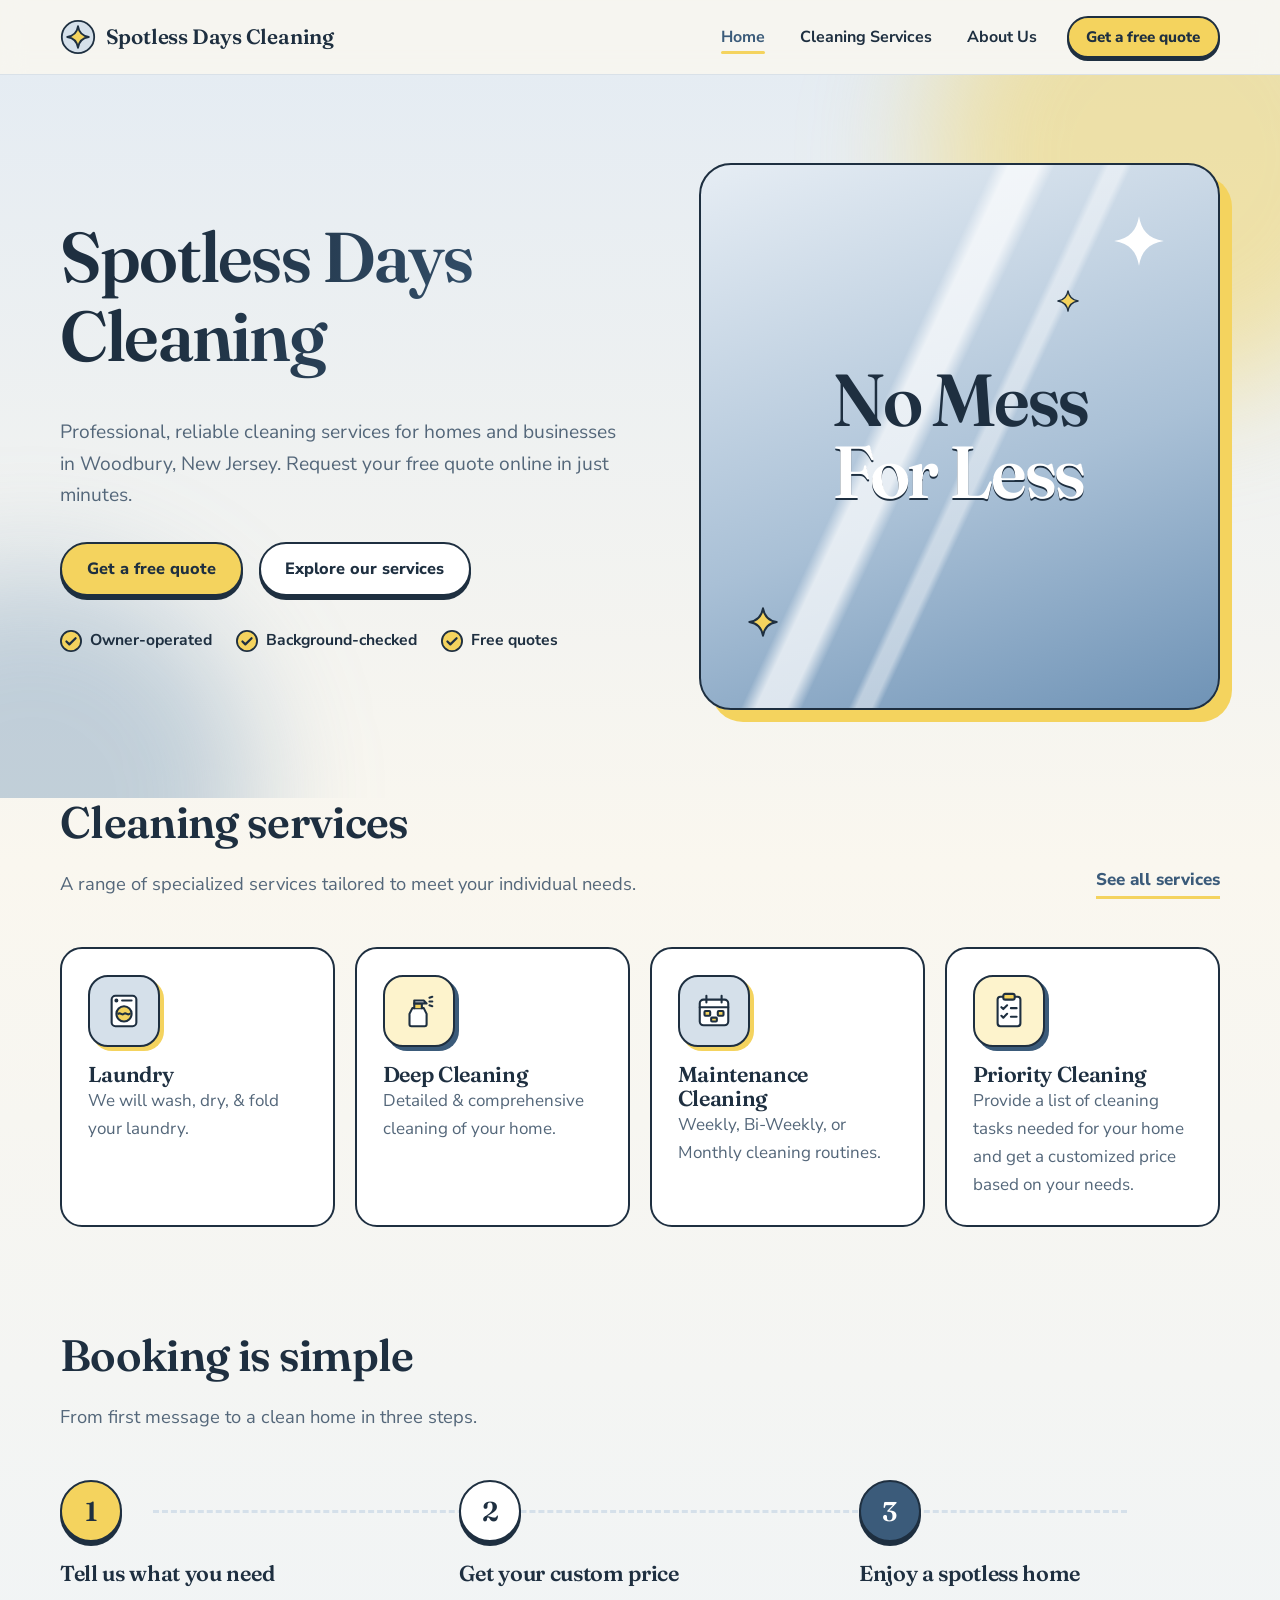
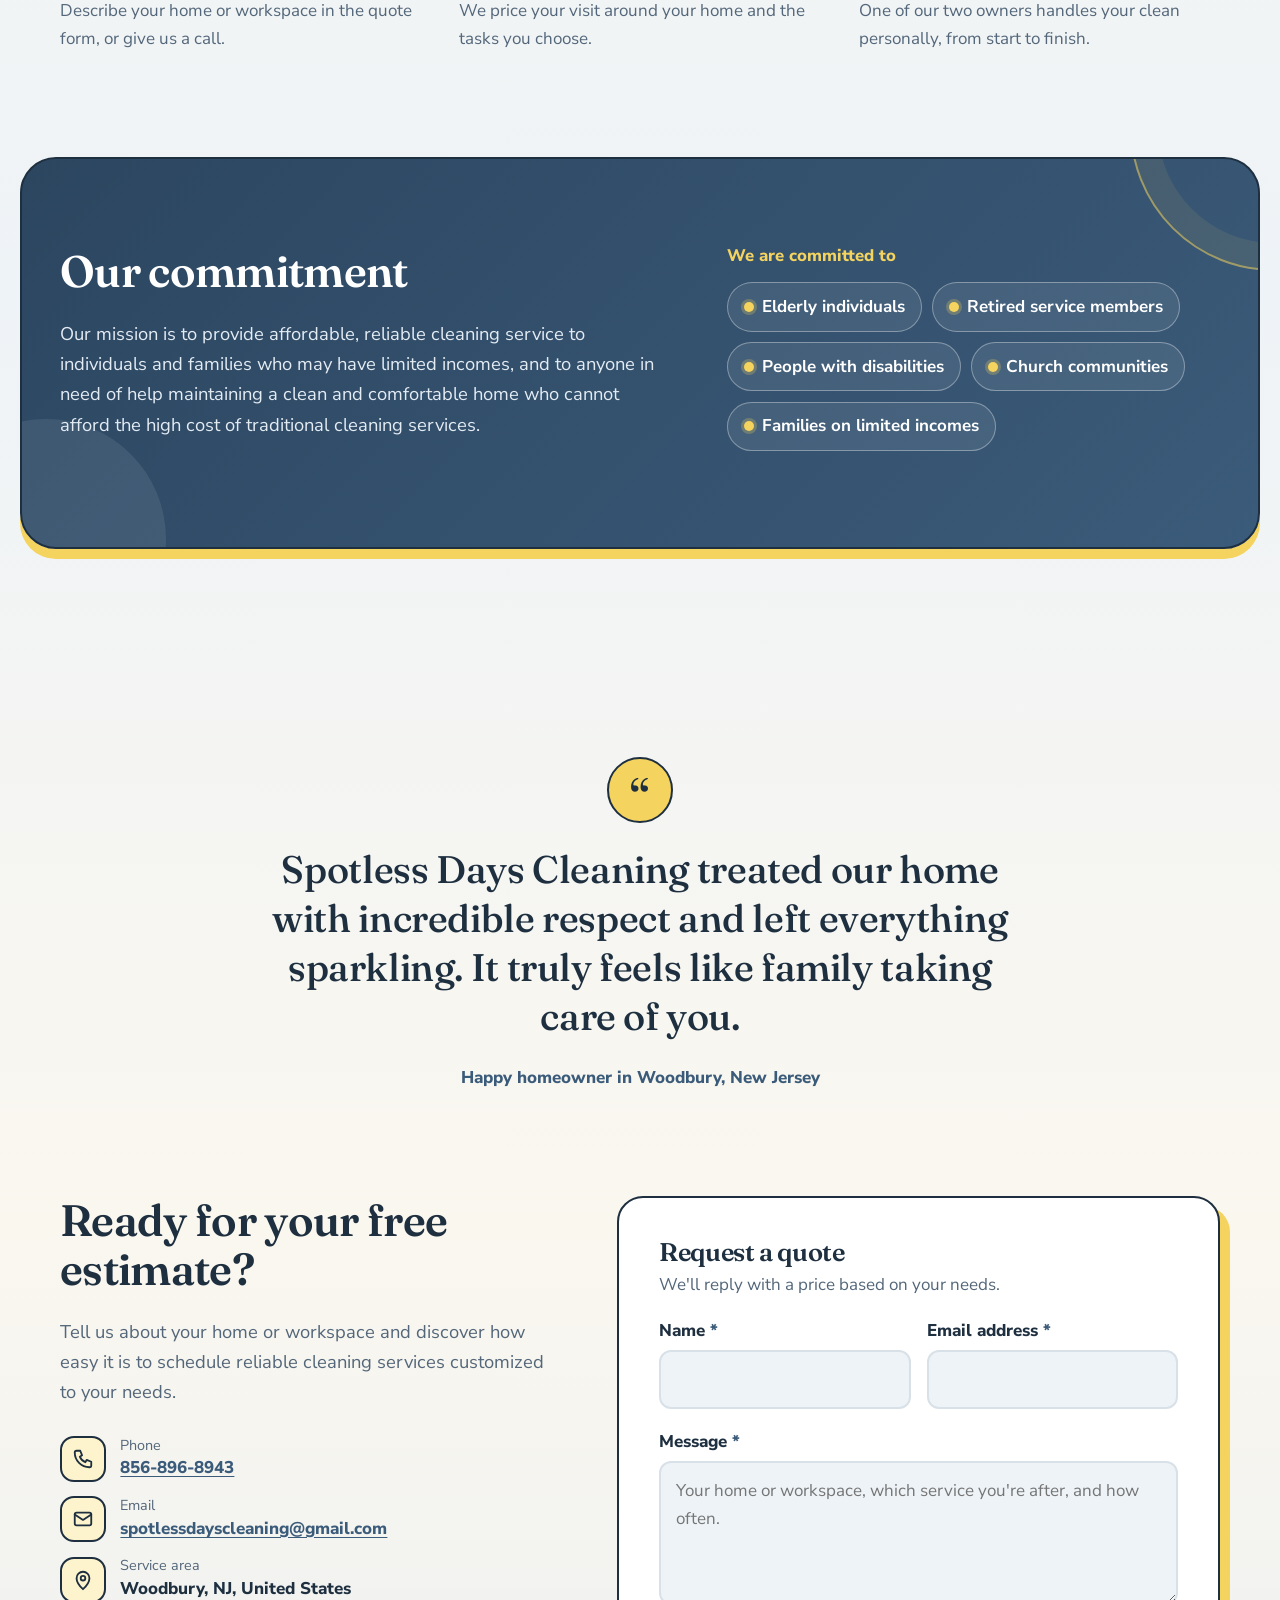
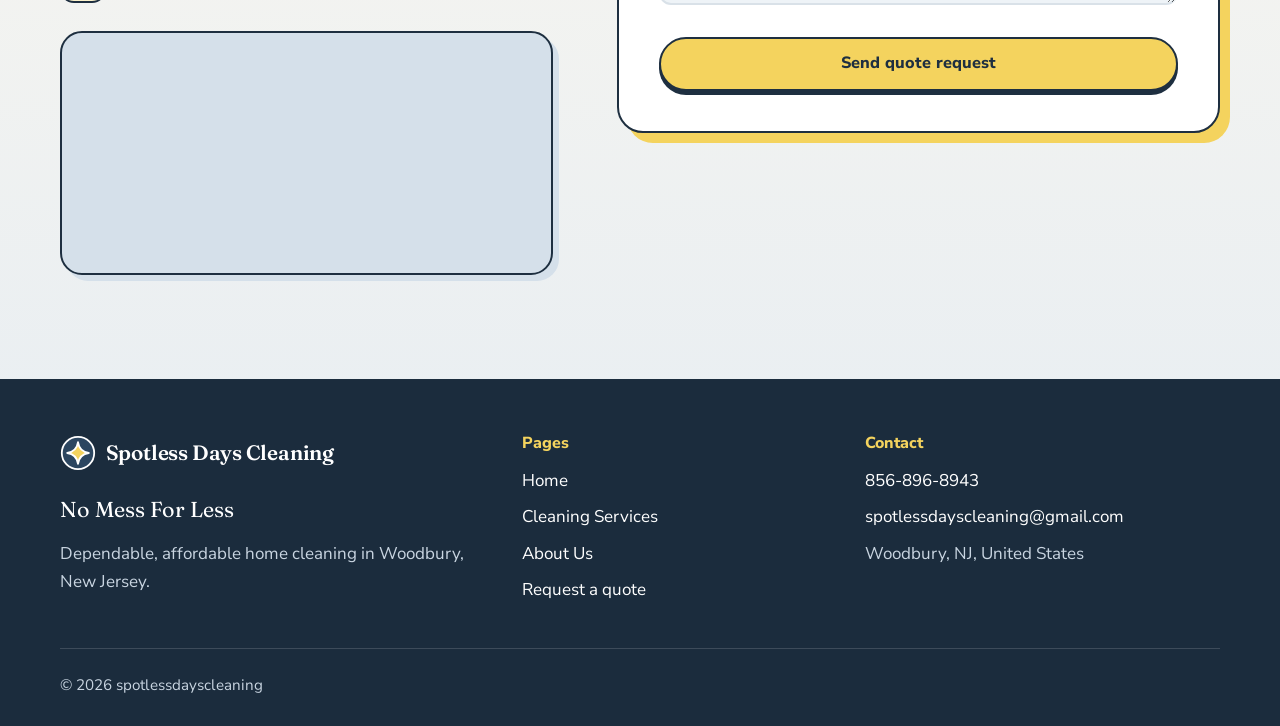
<file: index.html>
<!DOCTYPE html>
<html lang="en">
<head>
  <meta charset="utf-8">
  <meta name="viewport" content="width=device-width, initial-scale=1">
  <title>Spotless Days Cleaning | No Mess For Less | Woodbury, NJ</title>
  <meta name="description" content="Professional, reliable cleaning services for homes and businesses in Woodbury, New Jersey. Request your free quote online in just minutes.">
  <meta name="theme-color" content="#faf7ef">
  <link rel="preconnect" href="https://fonts.googleapis.com">
  <link rel="preconnect" href="https://fonts.gstatic.com" crossorigin>
  <link href="https://fonts.googleapis.com/css2?family=Fraunces:opsz,wght@9..144,500;9..144,600&family=Nunito+Sans:opsz,wght@6..12,400;6..12,700;6..12,800&display=swap" rel="stylesheet">
  <link rel="stylesheet" href="styles.css">
  <link rel="icon" href="favicon.svg" type="image/svg+xml">
</head>
<body>
  <a class="skip" href="#main">Skip to content</a>

  <header class="site-header">
    <div class="wrap">
      <a class="brand" href="index.html">
        <svg viewBox="0 0 40 40" aria-hidden="true"><circle cx="20" cy="20" r="18" fill="#d5e0ea" stroke="#1e2f40" stroke-width="2"/><path d="M20 8c1 7 5 11 12 12-7 1-11 5-12 12-1-7-5-11-12-12 7-1 11-5 12-12z" fill="#f4d35e" stroke="#1e2f40" stroke-width="2" stroke-linejoin="round"/></svg>
        Spotless Days Cleaning
      </a>
      <button class="nav-toggle" type="button" aria-controls="site-nav" aria-expanded="false" aria-label="Menu"><span></span></button>
      <nav class="site-nav" id="site-nav" aria-label="Main">
        <ul>
          <li><a href="index.html" aria-current="page">Home</a></li>
          <li><a href="services.html">Cleaning Services</a></li>
          <li><a href="about.html">About Us</a></li>
          <li class="nav-cta"><a class="btn btn-sm" href="index.html#quote">Get a free quote</a></li>
        </ul>
      </nav>
    </div>
  </header>

  <main id="main">
    <section class="hero">
      <div class="wrap">
        <div class="hero-copy">
          <h1>Spotless Days Cleaning</h1>
          <p class="hero-lede">Professional, reliable cleaning services for homes and businesses in Woodbury, New Jersey. Request your free quote online in just minutes.</p>
          <div class="btn-row">
            <a class="btn" href="#quote">Get a free quote</a>
            <a class="btn btn-white" href="services.html">Explore our services</a>
          </div>
          <ul class="trust">
            <li><svg viewBox="0 0 24 24" aria-hidden="true"><circle cx="12" cy="12" r="11" fill="#f4d35e" stroke="#1e2f40" stroke-width="2"/><path d="M7 12.5l3.2 3.2L17 9" fill="none" stroke="#1e2f40" stroke-width="2.4" stroke-linecap="round" stroke-linejoin="round"/></svg> Owner-operated</li>
            <li><svg viewBox="0 0 24 24" aria-hidden="true"><circle cx="12" cy="12" r="11" fill="#f4d35e" stroke="#1e2f40" stroke-width="2"/><path d="M7 12.5l3.2 3.2L17 9" fill="none" stroke="#1e2f40" stroke-width="2.4" stroke-linecap="round" stroke-linejoin="round"/></svg> Background-checked</li>
            <li><svg viewBox="0 0 24 24" aria-hidden="true"><circle cx="12" cy="12" r="11" fill="#f4d35e" stroke="#1e2f40" stroke-width="2"/><path d="M7 12.5l3.2 3.2L17 9" fill="none" stroke="#1e2f40" stroke-width="2.4" stroke-linecap="round" stroke-linejoin="round"/></svg> Free quotes</li>
          </ul>
        </div>

        <div class="pane">
          <svg class="glint g1" viewBox="0 0 24 24" aria-hidden="true" fill="currentColor"><path d="M12 1c1 6 4 10 11 11-7 1-10 5-11 11-1-6-4-10-11-11 7-1 10-5 11-11z"/></svg>
          <svg class="glint g2" viewBox="0 0 24 24" aria-hidden="true" fill="currentColor" stroke="#1e2f40" stroke-width="1.5" stroke-linejoin="round"><path d="M12 1c1 6 4 10 11 11-7 1-10 5-11 11-1-6-4-10-11-11 7-1 10-5 11-11z"/></svg>
          <svg class="glint g3" viewBox="0 0 24 24" aria-hidden="true" fill="currentColor" stroke="#1e2f40" stroke-width="1.5" stroke-linejoin="round"><path d="M12 1c1 6 4 10 11 11-7 1-10 5-11 11-1-6-4-10-11-11 7-1 10-5 11-11z"/></svg>
          <p class="pane-tagline"><span>No Mess</span><span>For Less</span></p>
          <div class="pane-fog" aria-hidden="true"></div>
          <div class="pane-blade" aria-hidden="true"></div>
        </div>
      </div>
    </section>

    <section class="section section-tight" id="services">
      <div class="wrap">
        <div class="section-head split-head" data-reveal>
          <div>
            <h2>Cleaning services</h2>
            <p>A range of specialized services tailored to meet your individual needs.</p>
          </div>
          <a class="text-link" href="services.html">See all services</a>
        </div>
        <ul class="service-grid" data-reveal-group>
          <li><a class="service-card" href="services.html">
            <span class="icon-tile"><svg viewBox="0 0 40 40" fill="none" stroke="#1e2f40" stroke-width="2.2" stroke-linecap="round" stroke-linejoin="round" aria-hidden="true"><rect x="7" y="4" width="26" height="32" rx="4" fill="#fff"/><circle cx="20" cy="23" r="8" fill="#f4d35e"/><path d="M14 23c2-2 4 2 6 0s4 2 6 0"/><circle cx="12" cy="9" r="1" fill="#1e2f40"/><path d="M18 9h10"/></svg></span>
            <span><h3>Laundry</h3><p>We will wash, dry, &amp; fold your laundry.</p></span>
          </a></li>
          <li><a class="service-card" href="services.html">
            <span class="icon-tile"><svg viewBox="0 0 40 40" fill="none" stroke="#1e2f40" stroke-width="2.2" stroke-linecap="round" stroke-linejoin="round" aria-hidden="true"><path d="M13 17h12l3 6v11a2 2 0 0 1-2 2H12a2 2 0 0 1-2-2V23l3-6z" fill="#fff"/><path d="M15 17v-5h8v5" fill="#f4d35e"/><path d="M15 9h10l3 3H15z" fill="#fff"/><path d="M31 6l3-1M31 10h3M31 14l3 1"/></svg></span>
            <span><h3>Deep Cleaning</h3><p>Detailed &amp; comprehensive cleaning of your home.</p></span>
          </a></li>
          <li><a class="service-card" href="services.html">
            <span class="icon-tile"><svg viewBox="0 0 40 40" fill="none" stroke="#1e2f40" stroke-width="2.2" stroke-linecap="round" stroke-linejoin="round" aria-hidden="true"><rect x="5" y="8" width="30" height="27" rx="4" fill="#fff"/><path d="M5 16h30"/><path d="M12 4v7M28 4v7"/><rect x="10" y="20" width="6" height="5" rx="1" fill="#f4d35e"/><rect x="24" y="20" width="6" height="5" rx="1" fill="#f4d35e"/><rect x="17" y="27" width="6" height="4" rx="1" fill="#f4d35e"/></svg></span>
            <span><h3>Maintenance Cleaning</h3><p>Weekly, Bi-Weekly, or Monthly cleaning routines.</p></span>
          </a></li>
          <li><a class="service-card" href="services.html">
            <span class="icon-tile"><svg viewBox="0 0 40 40" fill="none" stroke="#1e2f40" stroke-width="2.2" stroke-linecap="round" stroke-linejoin="round" aria-hidden="true"><rect x="8" y="5" width="24" height="31" rx="3" fill="#fff"/><rect x="14" y="2" width="12" height="6" rx="2" fill="#f4d35e"/><path d="M12 16l2 2 4-4M12 25l2 2 4-4M22 17h6M22 26h6"/></svg></span>
            <span><h3>Priority Cleaning</h3><p>Provide a list of cleaning tasks needed for your home and get a customized price based on your needs.</p></span>
          </a></li>
        </ul>
      </div>
    </section>

    <section class="section section-tight">
      <div class="wrap">
        <div class="section-head" data-reveal>
          <h2>Booking is simple</h2>
          <p>From first message to a clean home in three steps.</p>
        </div>
        <ol class="steps" data-reveal-group>
          <li><h3>Tell us what you need</h3><p>Describe your home or workspace in the quote form, or give us a call.</p></li>
          <li><h3>Get your custom price</h3><p>We price your visit around your home and the tasks you choose.</p></li>
          <li><h3>Enjoy a spotless home</h3><p>One of our two owners handles your clean personally, from start to finish.</p></li>
        </ol>
      </div>
    </section>

    <section class="section section-tight">
      <div class="band">
        <div class="wrap commitment">
          <div data-reveal>
            <h2>Our commitment</h2>
            <p>Our mission is to provide affordable, reliable cleaning service to individuals and families who may have limited incomes, and to anyone in need of help maintaining a clean and comfortable home who cannot afford the high cost of traditional cleaning services.</p>
          </div>
          <div data-reveal>
            <h3>We are committed to</h3>
            <ul class="chips">
              <li>Elderly individuals</li>
              <li>Retired service members</li>
              <li>People with disabilities</li>
              <li>Church communities</li>
              <li>Families on limited incomes</li>
            </ul>
          </div>
        </div>
      </div>
    </section>

    <section class="section">
      <div class="wrap">
        <figure class="testimonial" data-reveal>
          <div class="mark" aria-hidden="true">&ldquo;</div>
          <blockquote>Spotless Days Cleaning treated our home with incredible respect and left everything sparkling. It truly feels like family taking care of you.</blockquote>
          <figcaption>Happy homeowner in Woodbury, New Jersey</figcaption>
        </figure>
      </div>
    </section>

    <section class="section section-tight" id="quote">
      <div class="wrap quote-grid">
        <div data-reveal>
          <h2>Ready for your free estimate?</h2>
          <p class="lede">Tell us about your home or workspace and discover how easy it is to schedule reliable cleaning services customized to your needs.</p>
          <ul class="contact-list">
            <li><span class="ci"><svg viewBox="0 0 24 24" fill="none" stroke="#1e2f40" stroke-width="2" stroke-linecap="round" stroke-linejoin="round" aria-hidden="true"><path d="M5 3h4l2 5-2.5 1.5a11 11 0 0 0 6 6L16 13l5 2v4a2 2 0 0 1-2 2A16 16 0 0 1 3 5a2 2 0 0 1 2-2z"/></svg></span><span><span class="k">Phone</span><a href="tel:+18568968943">856-896-8943</a></span></li>
            <li><span class="ci"><svg viewBox="0 0 24 24" fill="none" stroke="#1e2f40" stroke-width="2" stroke-linecap="round" stroke-linejoin="round" aria-hidden="true"><rect x="3" y="5" width="18" height="14" rx="2"/><path d="M3 7l9 6 9-6"/></svg></span><span><span class="k">Email</span><a href="mailto:spotlessdayscleaning@gmail.com">spotlessdayscleaning@gmail.com</a></span></li>
            <li><span class="ci"><svg viewBox="0 0 24 24" fill="none" stroke="#1e2f40" stroke-width="2" stroke-linecap="round" stroke-linejoin="round" aria-hidden="true"><path d="M12 22s7-6.5 7-12a7 7 0 0 0-14 0c0 5.5 7 12 7 12z"/><circle cx="12" cy="10" r="2.5"/></svg></span><span><span class="k">Service area</span><strong>Woodbury, NJ, United States</strong></span></li>
          </ul>
          <div class="map">
            <iframe title="Map of Woodbury, New Jersey" loading="lazy" src="https://www.openstreetmap.org/export/embed.html?bbox=-75.1780%2C39.8250%2C-75.1280%2C39.8520&amp;layer=mapnik&amp;marker=39.8382%2C-75.1527"></iframe>
          </div>
        </div>

        <div class="form-card" data-reveal>
          <h3>Request a quote</h3>
          <p>We'll reply with a price based on your needs.</p>
          <form id="quote-form" novalidate>
            <div class="field-row">
              <div class="field">
                <label for="name">Name <span class="req" aria-hidden="true">*</span></label>
                <input id="name" name="name" type="text" autocomplete="name" required>
                <p class="error">Enter your name.</p>
              </div>
              <div class="field">
                <label for="email">Email address <span class="req" aria-hidden="true">*</span></label>
                <input id="email" name="email" type="email" autocomplete="email" required>
                <p class="error">Enter an email address we can reply to.</p>
              </div>
            </div>
            <div class="field">
              <label for="message">Message <span class="req" aria-hidden="true">*</span></label>
              <textarea id="message" name="message" placeholder="Your home or workspace, which service you're after, and how often." required></textarea>
              <p class="error">Tell us a little about what you need cleaned.</p>
            </div>
            <button class="btn" type="submit">Send quote request</button>
            <p class="form-status" id="form-status" tabindex="-1" hidden>Your email app should now be open with your request ready to send. If it didn't open, email us at <a href="mailto:spotlessdayscleaning@gmail.com">spotlessdayscleaning@gmail.com</a> or call <a href="tel:+18568968943">856-896-8943</a>.</p>
          </form>
        </div>
      </div>
    </section>
  </main>

  <footer class="site-footer">
    <div class="wrap">
      <div class="footer-grid">
        <div>
          <a class="brand" href="index.html"><svg viewBox="0 0 40 40" aria-hidden="true"><circle cx="20" cy="20" r="18" fill="#2c4660" stroke="#fff" stroke-width="2"/><path d="M20 8c1 7 5 11 12 12-7 1-11 5-12 12-1-7-5-11-12-12 7-1 11-5 12-12z" fill="#f4d35e" stroke="#fff" stroke-width="2" stroke-linejoin="round"/></svg> Spotless Days Cleaning</a>
          <p class="footer-tag">No Mess For Less</p>
          <p>Dependable, affordable home cleaning in Woodbury, New Jersey.</p>
        </div>
        <div>
          <h2>Pages</h2>
          <ul>
            <li><a href="index.html">Home</a></li>
            <li><a href="services.html">Cleaning Services</a></li>
            <li><a href="about.html">About Us</a></li>
            <li><a href="index.html#quote">Request a quote</a></li>
          </ul>
        </div>
        <div>
          <h2>Contact</h2>
          <ul>
            <li><a href="tel:+18568968943">856-896-8943</a></li>
            <li><a href="mailto:spotlessdayscleaning@gmail.com">spotlessdayscleaning@gmail.com</a></li>
            <li>Woodbury, NJ, United States</li>
          </ul>
        </div>
      </div>
      <div class="footer-base">
        <p>&copy; <span id="year">2026</span> spotlessdayscleaning</p>
      </div>
    </div>
  </footer>

  <script src="main.js" defer></script>
</body>
</html>
</file>
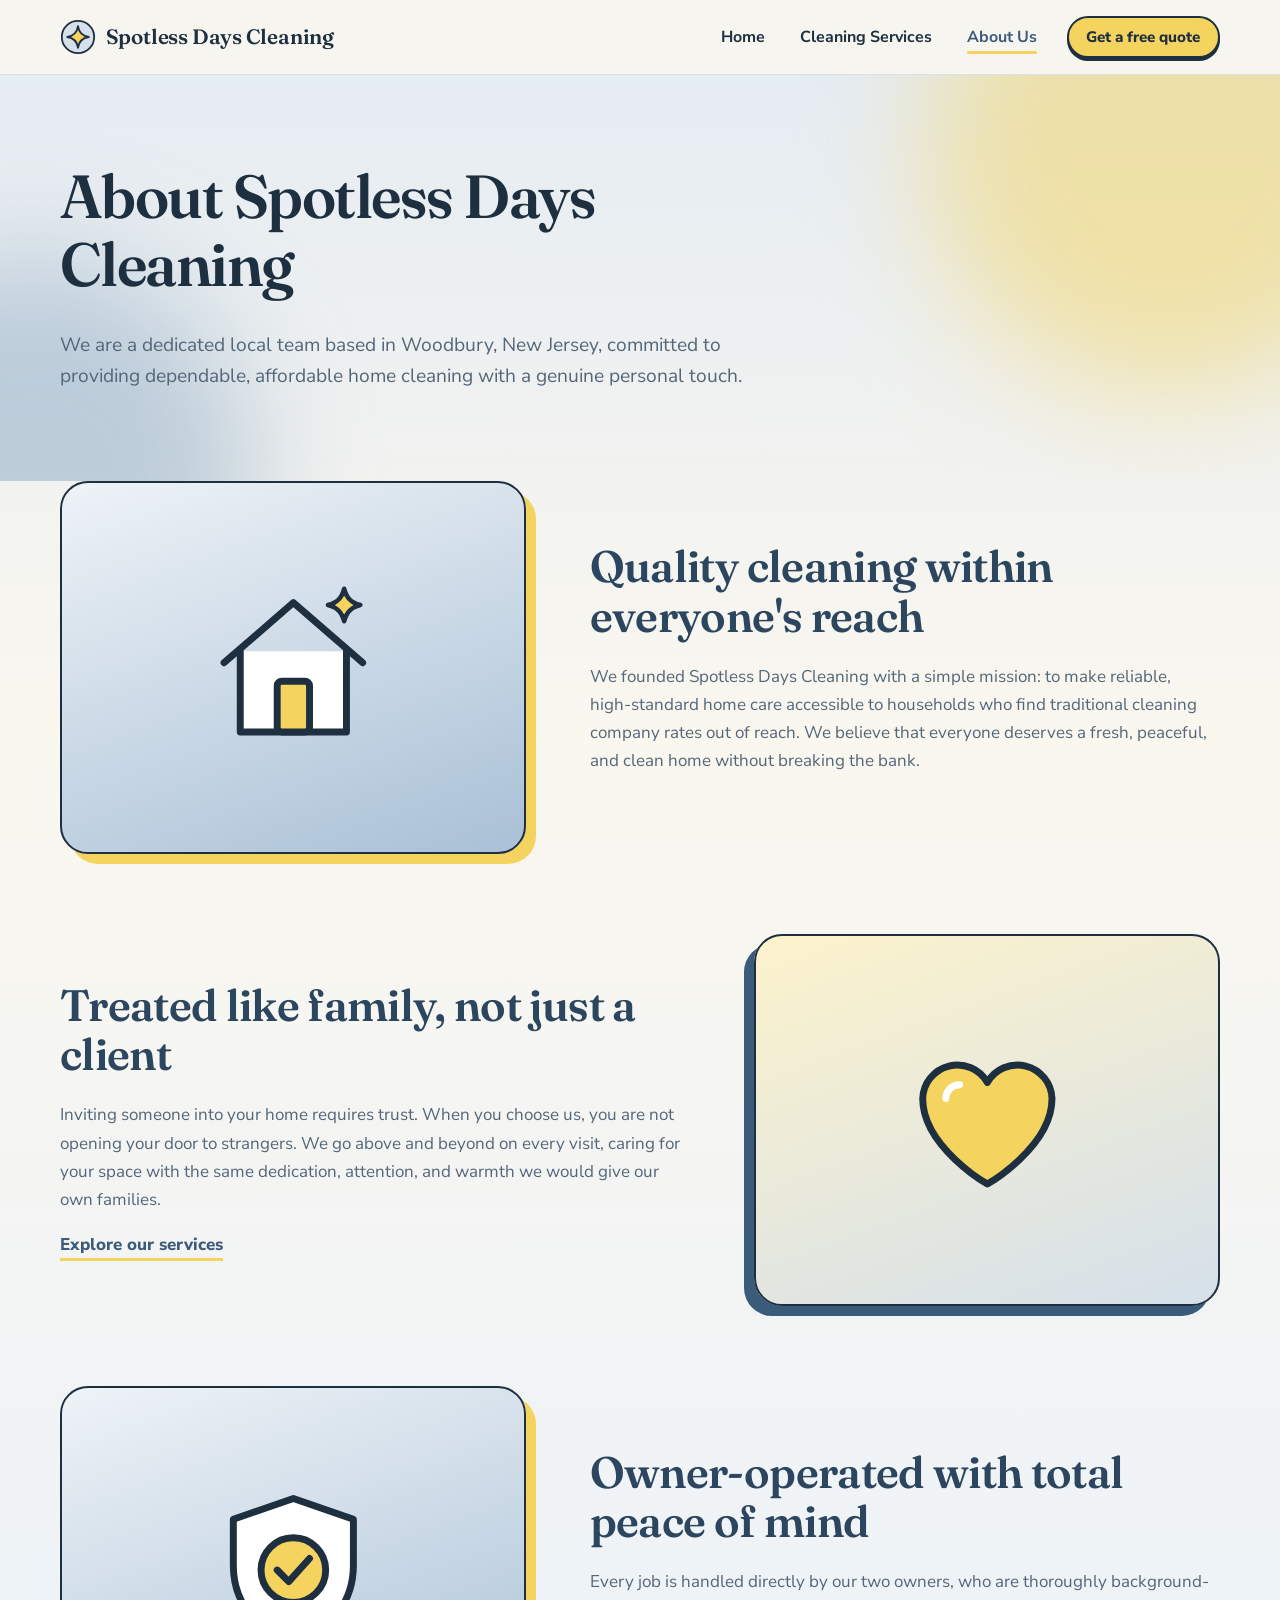
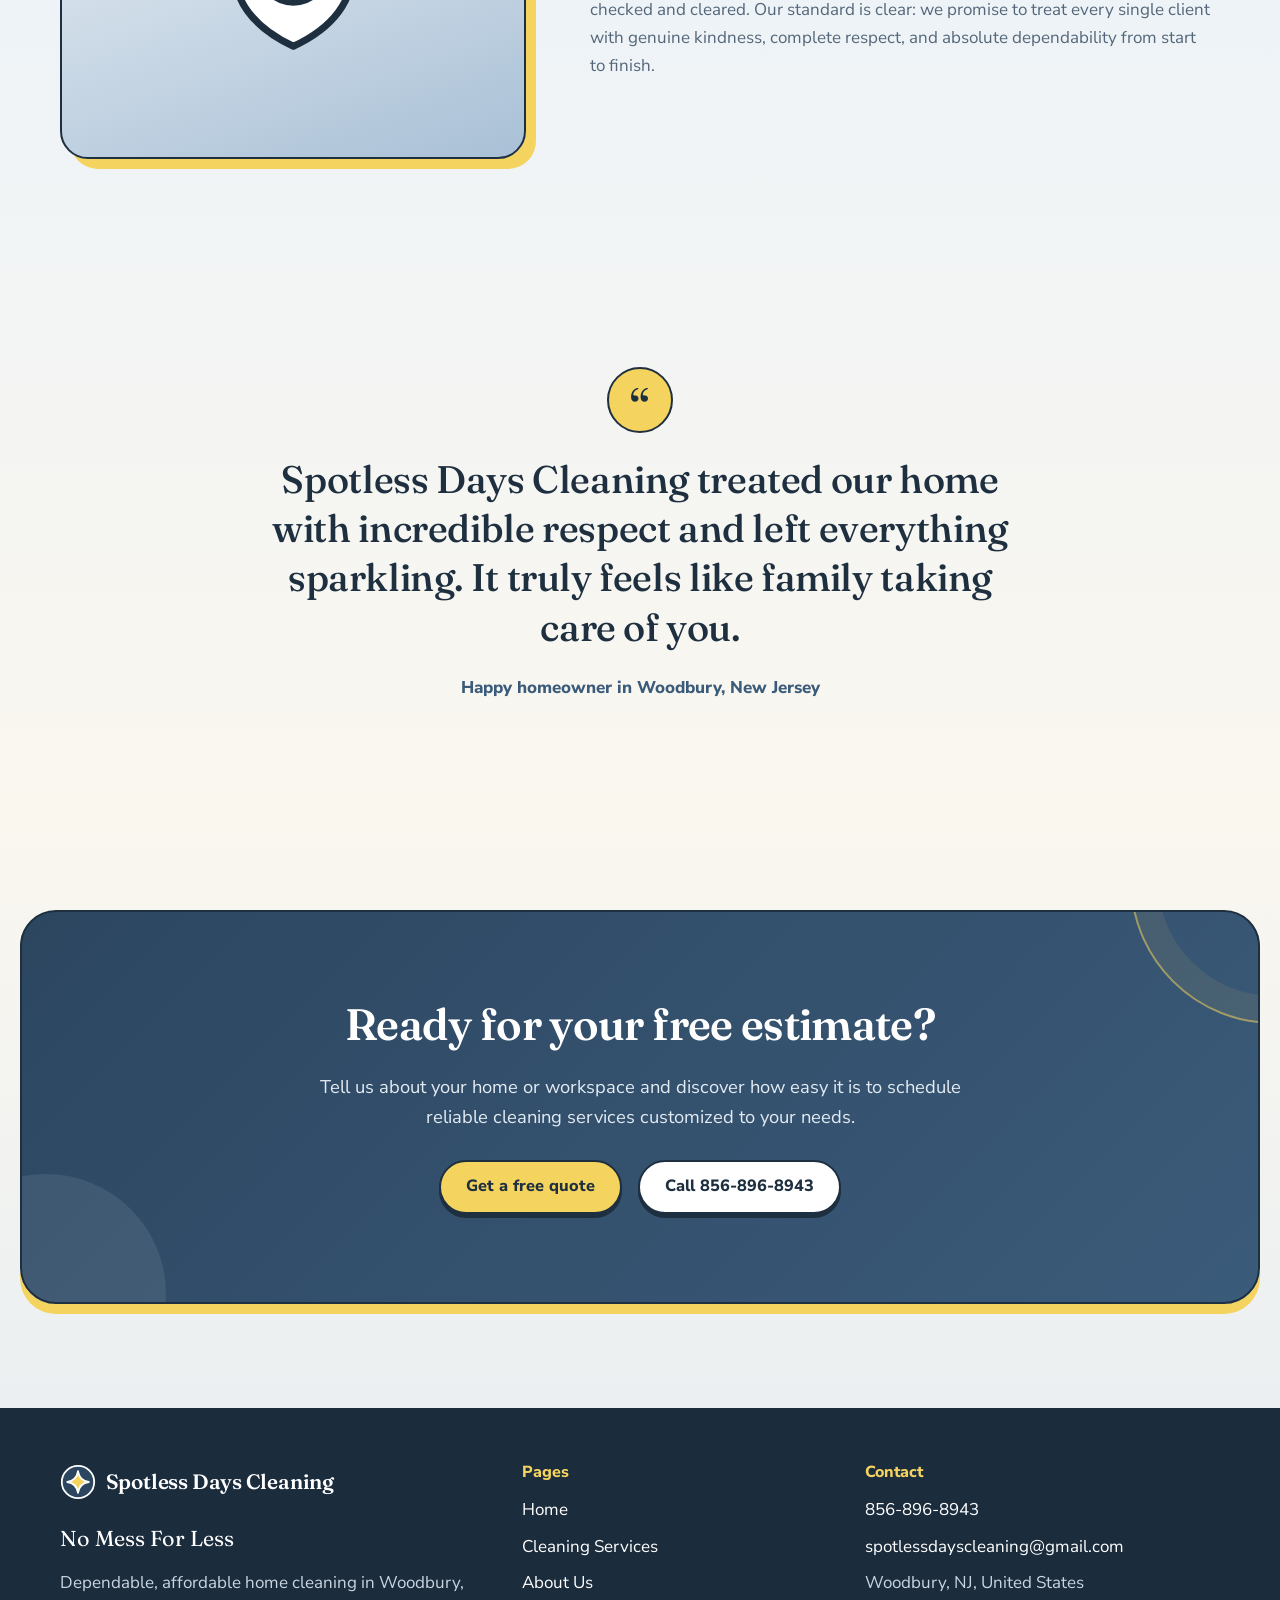
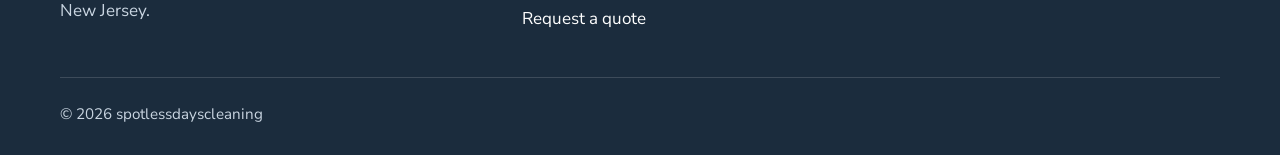
<file: about.html>
<!DOCTYPE html>
<html lang="en">
<head>
  <meta charset="utf-8">
  <meta name="viewport" content="width=device-width, initial-scale=1">
  <title>About Us | Spotless Days Cleaning</title>
  <meta name="description" content="A dedicated local team based in Woodbury, New Jersey, committed to dependable, affordable home cleaning with a genuine personal touch.">
  <meta name="theme-color" content="#faf7ef">
  <link rel="preconnect" href="https://fonts.googleapis.com">
  <link rel="preconnect" href="https://fonts.gstatic.com" crossorigin>
  <link href="https://fonts.googleapis.com/css2?family=Fraunces:opsz,wght@9..144,500;9..144,600&family=Nunito+Sans:opsz,wght@6..12,400;6..12,700;6..12,800&display=swap" rel="stylesheet">
  <link rel="stylesheet" href="styles.css">
  <link rel="icon" href="favicon.svg" type="image/svg+xml">
</head>
<body>
  <a class="skip" href="#main">Skip to content</a>

  <header class="site-header">
    <div class="wrap">
      <a class="brand" href="index.html">
        <svg viewBox="0 0 40 40" aria-hidden="true"><circle cx="20" cy="20" r="18" fill="#d5e0ea" stroke="#1e2f40" stroke-width="2"/><path d="M20 8c1 7 5 11 12 12-7 1-11 5-12 12-1-7-5-11-12-12 7-1 11-5 12-12z" fill="#f4d35e" stroke="#1e2f40" stroke-width="2" stroke-linejoin="round"/></svg>
        Spotless Days Cleaning
      </a>
      <button class="nav-toggle" type="button" aria-controls="site-nav" aria-expanded="false" aria-label="Menu"><span></span></button>
      <nav class="site-nav" id="site-nav" aria-label="Main">
        <ul>
          <li><a href="index.html">Home</a></li>
          <li><a href="services.html">Cleaning Services</a></li>
          <li><a href="about.html" aria-current="page">About Us</a></li>
          <li class="nav-cta"><a class="btn btn-sm" href="index.html#quote">Get a free quote</a></li>
        </ul>
      </nav>
    </div>
  </header>

  <main id="main">
    <section class="page-head">
      <div class="wrap">
        <h1>About Spotless Days Cleaning</h1>
        <p>We are a dedicated local team based in Woodbury, New Jersey, committed to providing dependable, affordable home cleaning with a genuine personal touch.</p>
      </div>
    </section>

    <section class="section section-tight">
      <div class="wrap story">
        <div class="story-row" data-reveal>
          <div class="story-art">
            <svg viewBox="0 0 80 80" fill="none" stroke="#1e2f40" stroke-width="3" stroke-linecap="round" stroke-linejoin="round" aria-hidden="true"><path d="M17 33v35h46V33" fill="#fff"/><path d="M10 38L40 12l30 26"/><rect x="33" y="46" width="14" height="22" rx="2" fill="#f4d35e"/><path d="M62 6c1 4 3 6 7 7-4 1-6 3-7 7-1-4-3-6-7-7 4-1 6-3 7-7z" fill="#f4d35e" stroke-width="2"/></svg>
          </div>
          <div>
            <h2>Quality cleaning within everyone's reach</h2>
            <p>We founded Spotless Days Cleaning with a simple mission: to make reliable, high-standard home care accessible to households who find traditional cleaning company rates out of reach. We believe that everyone deserves a fresh, peaceful, and clean home without breaking the bank.</p>
          </div>
        </div>

        <div class="story-row" data-reveal>
          <div class="story-art">
            <svg viewBox="0 0 80 80" fill="none" stroke="#1e2f40" stroke-width="3" stroke-linecap="round" stroke-linejoin="round" aria-hidden="true"><path d="M40 68S12 52 12 31a15 15 0 0 1 28-7 15 15 0 0 1 28 7c0 21-28 37-28 37z" fill="#f4d35e"/><path d="M22 31a6 6 0 0 1 6-6" stroke="#fff"/></svg>
          </div>
          <div>
            <h2>Treated like family, not just a client</h2>
            <p>Inviting someone into your home requires trust. When you choose us, you are not opening your door to strangers. We go above and beyond on every visit, caring for your space with the same dedication, attention, and warmth we would give our own families.</p>
            <a class="text-link" href="services.html">Explore our services</a>
          </div>
        </div>

        <div class="story-row" data-reveal>
          <div class="story-art">
            <svg viewBox="0 0 80 80" fill="none" stroke="#1e2f40" stroke-width="3" stroke-linecap="round" stroke-linejoin="round" aria-hidden="true"><path d="M40 8l26 9v20c0 17-11 28-26 35C25 65 14 54 14 37V17l26-9z" fill="#fff"/><circle cx="40" cy="39" r="14" fill="#f4d35e"/><path d="M33 39l5 5 9-10"/></svg>
          </div>
          <div>
            <h2>Owner-operated with total peace of mind</h2>
            <p>Every job is handled directly by our two owners, who are thoroughly background-checked and cleared. Our standard is clear: we promise to treat every single client with genuine kindness, complete respect, and absolute dependability from start to finish.</p>
          </div>
        </div>
      </div>
    </section>

    <section class="section">
      <div class="wrap">
        <figure class="testimonial" data-reveal>
          <div class="mark" aria-hidden="true">&ldquo;</div>
          <blockquote>Spotless Days Cleaning treated our home with incredible respect and left everything sparkling. It truly feels like family taking care of you.</blockquote>
          <figcaption>Happy homeowner in Woodbury, New Jersey</figcaption>
        </figure>
      </div>
    </section>

    <section class="section">
      <div class="band">
        <div class="wrap band-cta" data-reveal>
          <h2>Ready for your free estimate?</h2>
          <p>Tell us about your home or workspace and discover how easy it is to schedule reliable cleaning services customized to your needs.</p>
          <div class="btn-row">
            <a class="btn" href="index.html#quote">Get a free quote</a>
            <a class="btn btn-white" href="tel:+18568968943">Call 856-896-8943</a>
          </div>
        </div>
      </div>
    </section>
  </main>

  <footer class="site-footer">
    <div class="wrap">
      <div class="footer-grid">
        <div>
          <a class="brand" href="index.html"><svg viewBox="0 0 40 40" aria-hidden="true"><circle cx="20" cy="20" r="18" fill="#2c4660" stroke="#fff" stroke-width="2"/><path d="M20 8c1 7 5 11 12 12-7 1-11 5-12 12-1-7-5-11-12-12 7-1 11-5 12-12z" fill="#f4d35e" stroke="#fff" stroke-width="2" stroke-linejoin="round"/></svg> Spotless Days Cleaning</a>
          <p class="footer-tag">No Mess For Less</p>
          <p>Dependable, affordable home cleaning in Woodbury, New Jersey.</p>
        </div>
        <div>
          <h2>Pages</h2>
          <ul>
            <li><a href="index.html">Home</a></li>
            <li><a href="services.html">Cleaning Services</a></li>
            <li><a href="about.html">About Us</a></li>
            <li><a href="index.html#quote">Request a quote</a></li>
          </ul>
        </div>
        <div>
          <h2>Contact</h2>
          <ul>
            <li><a href="tel:+18568968943">856-896-8943</a></li>
            <li><a href="mailto:spotlessdayscleaning@gmail.com">spotlessdayscleaning@gmail.com</a></li>
            <li>Woodbury, NJ, United States</li>
          </ul>
        </div>
      </div>
      <div class="footer-base">
        <p>&copy; <span id="year">2026</span> spotlessdayscleaning</p>
      </div>
    </div>
  </footer>

  <script src="main.js" defer></script>
</body>
</html>
</file>
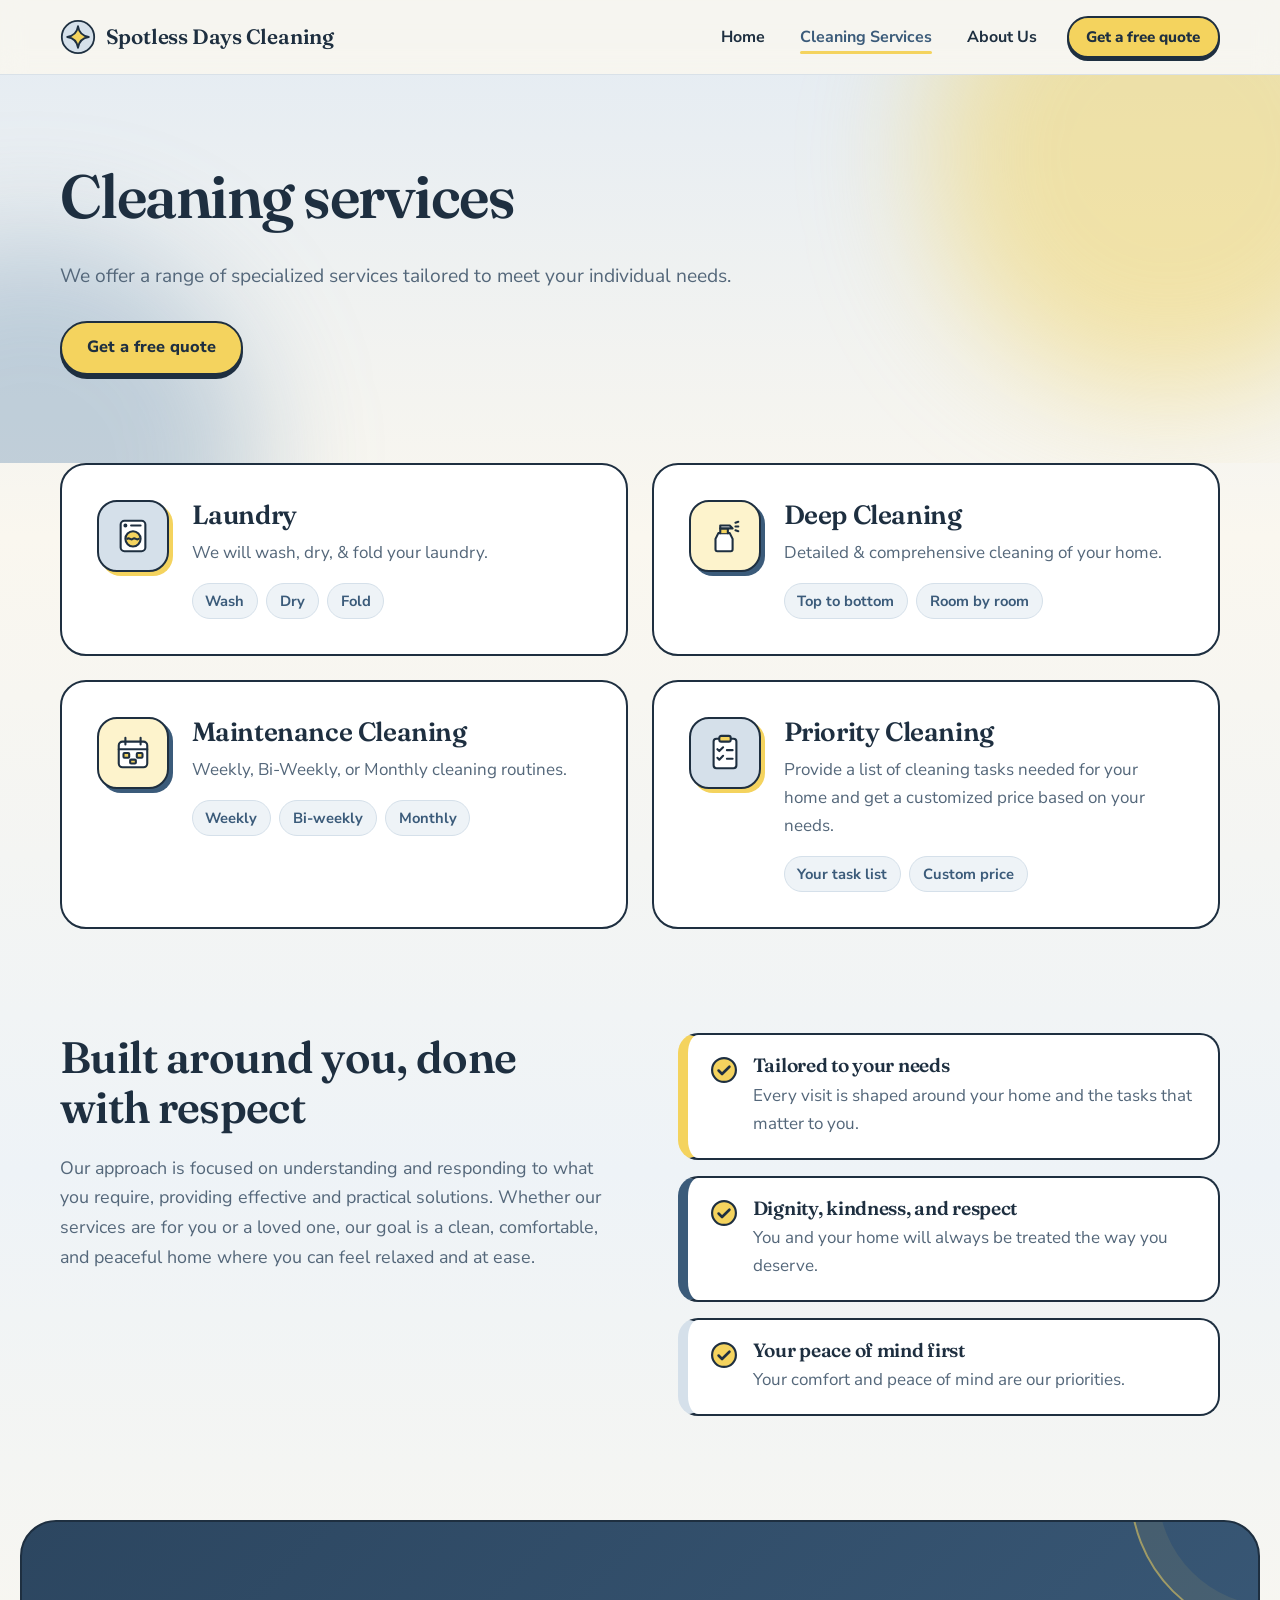
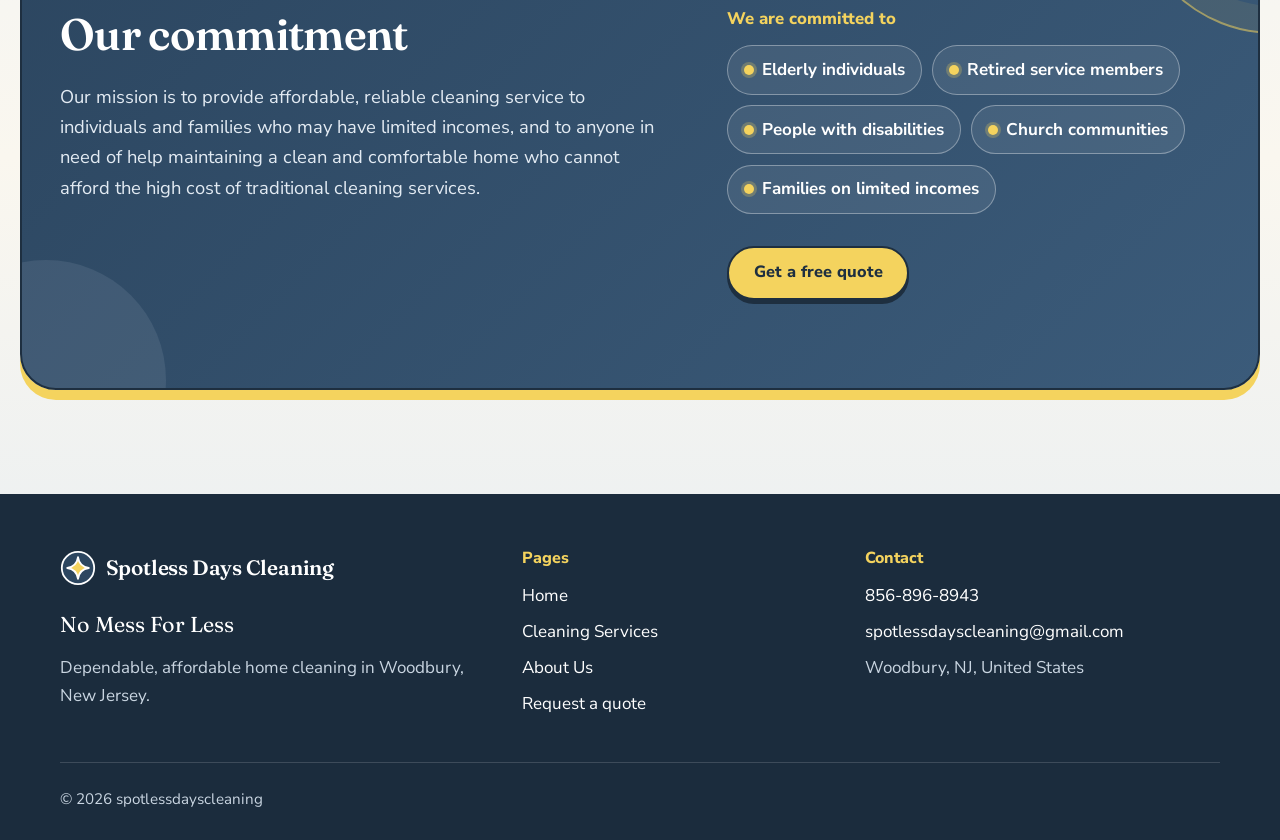
<file: services.html>
<!DOCTYPE html>
<html lang="en">
<head>
  <meta charset="utf-8">
  <meta name="viewport" content="width=device-width, initial-scale=1">
  <title>Cleaning Services | Spotless Days Cleaning</title>
  <meta name="description" content="Laundry, deep cleaning, maintenance cleaning and priority cleaning in Woodbury, New Jersey.">
  <meta name="theme-color" content="#faf7ef">
  <link rel="preconnect" href="https://fonts.googleapis.com">
  <link rel="preconnect" href="https://fonts.gstatic.com" crossorigin>
  <link href="https://fonts.googleapis.com/css2?family=Fraunces:opsz,wght@9..144,500;9..144,600&family=Nunito+Sans:opsz,wght@6..12,400;6..12,700;6..12,800&display=swap" rel="stylesheet">
  <link rel="stylesheet" href="styles.css">
  <link rel="icon" href="favicon.svg" type="image/svg+xml">
</head>
<body>
  <a class="skip" href="#main">Skip to content</a>

  <header class="site-header">
    <div class="wrap">
      <a class="brand" href="index.html">
        <svg viewBox="0 0 40 40" aria-hidden="true"><circle cx="20" cy="20" r="18" fill="#d5e0ea" stroke="#1e2f40" stroke-width="2"/><path d="M20 8c1 7 5 11 12 12-7 1-11 5-12 12-1-7-5-11-12-12 7-1 11-5 12-12z" fill="#f4d35e" stroke="#1e2f40" stroke-width="2" stroke-linejoin="round"/></svg>
        Spotless Days Cleaning
      </a>
      <button class="nav-toggle" type="button" aria-controls="site-nav" aria-expanded="false" aria-label="Menu"><span></span></button>
      <nav class="site-nav" id="site-nav" aria-label="Main">
        <ul>
          <li><a href="index.html">Home</a></li>
          <li><a href="services.html" aria-current="page">Cleaning Services</a></li>
          <li><a href="about.html">About Us</a></li>
          <li class="nav-cta"><a class="btn btn-sm" href="index.html#quote">Get a free quote</a></li>
        </ul>
      </nav>
    </div>
  </header>

  <main id="main">
    <section class="page-head">
      <div class="wrap">
        <h1>Cleaning services</h1>
        <p>We offer a range of specialized services tailored to meet your individual needs.</p>
        <div class="btn-row"><a class="btn" href="index.html#quote">Get a free quote</a></div>
      </div>
    </section>

    <section class="section section-tight">
      <div class="wrap">
        <ul class="service-detail" data-reveal-group>
          <li>
            <span class="icon-tile"><svg viewBox="0 0 40 40" fill="none" stroke="#1e2f40" stroke-width="2.2" stroke-linecap="round" stroke-linejoin="round" aria-hidden="true"><rect x="7" y="4" width="26" height="32" rx="4" fill="#fff"/><circle cx="20" cy="23" r="8" fill="#f4d35e"/><path d="M14 23c2-2 4 2 6 0s4 2 6 0"/><circle cx="12" cy="9" r="1" fill="#1e2f40"/><path d="M18 9h10"/></svg></span>
            <div>
              <h2>Laundry</h2>
              <p>We will wash, dry, &amp; fold your laundry.</p>
              <ul class="tags"><li>Wash</li><li>Dry</li><li>Fold</li></ul>
            </div>
          </li>
          <li>
            <span class="icon-tile"><svg viewBox="0 0 40 40" fill="none" stroke="#1e2f40" stroke-width="2.2" stroke-linecap="round" stroke-linejoin="round" aria-hidden="true"><path d="M13 17h12l3 6v11a2 2 0 0 1-2 2H12a2 2 0 0 1-2-2V23l3-6z" fill="#fff"/><path d="M15 17v-5h8v5" fill="#f4d35e"/><path d="M15 9h10l3 3H15z" fill="#fff"/><path d="M31 6l3-1M31 10h3M31 14l3 1"/></svg></span>
            <div>
              <h2>Deep Cleaning</h2>
              <p>Detailed &amp; comprehensive cleaning of your home.</p>
              <ul class="tags"><li>Top to bottom</li><li>Room by room</li></ul>
            </div>
          </li>
          <li>
            <span class="icon-tile"><svg viewBox="0 0 40 40" fill="none" stroke="#1e2f40" stroke-width="2.2" stroke-linecap="round" stroke-linejoin="round" aria-hidden="true"><rect x="5" y="8" width="30" height="27" rx="4" fill="#fff"/><path d="M5 16h30"/><path d="M12 4v7M28 4v7"/><rect x="10" y="20" width="6" height="5" rx="1" fill="#f4d35e"/><rect x="24" y="20" width="6" height="5" rx="1" fill="#f4d35e"/><rect x="17" y="27" width="6" height="4" rx="1" fill="#f4d35e"/></svg></span>
            <div>
              <h2>Maintenance Cleaning</h2>
              <p>Weekly, Bi-Weekly, or Monthly cleaning routines.</p>
              <ul class="tags"><li>Weekly</li><li>Bi-weekly</li><li>Monthly</li></ul>
            </div>
          </li>
          <li>
            <span class="icon-tile"><svg viewBox="0 0 40 40" fill="none" stroke="#1e2f40" stroke-width="2.2" stroke-linecap="round" stroke-linejoin="round" aria-hidden="true"><rect x="8" y="5" width="24" height="31" rx="3" fill="#fff"/><rect x="14" y="2" width="12" height="6" rx="2" fill="#f4d35e"/><path d="M12 16l2 2 4-4M12 25l2 2 4-4M22 17h6M22 26h6"/></svg></span>
            <div>
              <h2>Priority Cleaning</h2>
              <p>Provide a list of cleaning tasks needed for your home and get a customized price based on your needs.</p>
              <ul class="tags"><li>Your task list</li><li>Custom price</li></ul>
            </div>
          </li>
        </ul>
      </div>
    </section>

    <section class="section section-tight">
      <div class="wrap approach">
        <div data-reveal>
          <h2>Built around you, done with respect</h2>
          <p>Our approach is focused on understanding and responding to what you require, providing effective and practical solutions. Whether our services are for you or a loved one, our goal is a clean, comfortable, and peaceful home where you can feel relaxed and at ease.</p>
        </div>
        <ul class="values" data-reveal-group>
          <li><span><svg viewBox="0 0 24 24" aria-hidden="true"><circle cx="12" cy="12" r="11" fill="#f4d35e" stroke="#1e2f40" stroke-width="2"/><path d="M7 12.5l3.2 3.2L17 9" fill="none" stroke="#1e2f40" stroke-width="2.4" stroke-linecap="round" stroke-linejoin="round"/></svg></span><div><h3>Tailored to your needs</h3><p>Every visit is shaped around your home and the tasks that matter to you.</p></div></li>
          <li><span><svg viewBox="0 0 24 24" aria-hidden="true"><circle cx="12" cy="12" r="11" fill="#f4d35e" stroke="#1e2f40" stroke-width="2"/><path d="M7 12.5l3.2 3.2L17 9" fill="none" stroke="#1e2f40" stroke-width="2.4" stroke-linecap="round" stroke-linejoin="round"/></svg></span><div><h3>Dignity, kindness, and respect</h3><p>You and your home will always be treated the way you deserve.</p></div></li>
          <li><span><svg viewBox="0 0 24 24" aria-hidden="true"><circle cx="12" cy="12" r="11" fill="#f4d35e" stroke="#1e2f40" stroke-width="2"/><path d="M7 12.5l3.2 3.2L17 9" fill="none" stroke="#1e2f40" stroke-width="2.4" stroke-linecap="round" stroke-linejoin="round"/></svg></span><div><h3>Your peace of mind first</h3><p>Your comfort and peace of mind are our priorities.</p></div></li>
        </ul>
      </div>
    </section>

    <section class="section section-tight">
      <div class="band">
        <div class="wrap commitment">
          <div data-reveal>
            <h2>Our commitment</h2>
            <p>Our mission is to provide affordable, reliable cleaning service to individuals and families who may have limited incomes, and to anyone in need of help maintaining a clean and comfortable home who cannot afford the high cost of traditional cleaning services.</p>
          </div>
          <div data-reveal>
            <h3>We are committed to</h3>
            <ul class="chips">
              <li>Elderly individuals</li>
              <li>Retired service members</li>
              <li>People with disabilities</li>
              <li>Church communities</li>
              <li>Families on limited incomes</li>
            </ul>
            <div class="btn-row" style="margin-top:2rem"><a class="btn" href="index.html#quote">Get a free quote</a></div>
          </div>
        </div>
      </div>
    </section>
  </main>

  <footer class="site-footer">
    <div class="wrap">
      <div class="footer-grid">
        <div>
          <a class="brand" href="index.html"><svg viewBox="0 0 40 40" aria-hidden="true"><circle cx="20" cy="20" r="18" fill="#2c4660" stroke="#fff" stroke-width="2"/><path d="M20 8c1 7 5 11 12 12-7 1-11 5-12 12-1-7-5-11-12-12 7-1 11-5 12-12z" fill="#f4d35e" stroke="#fff" stroke-width="2" stroke-linejoin="round"/></svg> Spotless Days Cleaning</a>
          <p class="footer-tag">No Mess For Less</p>
          <p>Dependable, affordable home cleaning in Woodbury, New Jersey.</p>
        </div>
        <div>
          <h2>Pages</h2>
          <ul>
            <li><a href="index.html">Home</a></li>
            <li><a href="services.html">Cleaning Services</a></li>
            <li><a href="about.html">About Us</a></li>
            <li><a href="index.html#quote">Request a quote</a></li>
          </ul>
        </div>
        <div>
          <h2>Contact</h2>
          <ul>
            <li><a href="tel:+18568968943">856-896-8943</a></li>
            <li><a href="mailto:spotlessdayscleaning@gmail.com">spotlessdayscleaning@gmail.com</a></li>
            <li>Woodbury, NJ, United States</li>
          </ul>
        </div>
      </div>
      <div class="footer-base">
        <p>&copy; <span id="year">2026</span> spotlessdayscleaning</p>
      </div>
    </div>
  </footer>

  <script src="main.js" defer></script>
</body>
</html>
</file>
<file: styles.css>
/* Spotless Days Cleaning
   Palette: slate blue, ivory, soft yellow */

:root {
  --ink: #1e2f40;          /* text, outlines */
  --ink-soft: #54677a;     /* secondary text */
  --slate: #3b5b7a;        /* brand */
  --slate-deep: #2c4660;   /* dark bands */
  --night: #1b2c3d;        /* footer */
  --yellow: #f4d35e;       /* calls to action */
  --yellow-deep: #e8c23f;
  --yellow-pale: #fdf3cc;
  --ivory: #faf7ef;
  --mist: #eef3f7;
  --pale: #d5e0ea;
  --white: #ffffff;
  --line: #d9e1e8;

  --display: "Fraunces", Georgia, "Times New Roman", serif;
  --body: "Nunito Sans", "Segoe UI", system-ui, -apple-system, sans-serif;

  --wrap: 1160px;
  --radius: 22px;
  --ease-out: cubic-bezier(0.2, 0.7, 0.2, 1);
}

*, *::before, *::after { box-sizing: border-box; }
html { -webkit-text-size-adjust: 100%; scroll-behavior: smooth; background: var(--ivory); }

body {
  margin: 0;
  font-family: var(--body);
  font-size: 1.0625rem;
  line-height: 1.65;
  color: var(--ink);
  background: linear-gradient(180deg,
    #e3ebf3 0%, var(--ivory) 22%, var(--mist) 48%,
    var(--ivory) 72%, #e3ebf3 100%);
  overflow-x: hidden;
}

img, svg, iframe { display: block; max-width: 100%; }

h1, h2, h3 {
  font-family: var(--display);
  font-weight: 600;
  line-height: 1.12;
  letter-spacing: -0.015em;
  margin: 0 0 0.5em;
  color: var(--ink);
}
h1 { font-size: clamp(2.6rem, 6vw, 4.4rem); letter-spacing: -0.025em; }
h2 { font-size: clamp(1.9rem, 3.6vw, 2.75rem); }
h3 { font-size: 1.35rem; }

p { margin: 0 0 1em; max-width: 62ch; }
a { color: var(--slate); text-underline-offset: 3px; }
a:hover { color: var(--ink); }

:focus-visible { outline: 3px solid var(--slate); outline-offset: 3px; border-radius: 6px; }

.wrap { width: min(100% - 2.5rem, var(--wrap)); margin-inline: auto; }

.skip {
  position: absolute; left: 1rem; top: -4rem; z-index: 100;
  background: var(--ink); color: var(--white);
  padding: 0.6rem 1rem; border-radius: 8px;
}
.skip:focus { top: 1rem; color: var(--white); }

/* ---------- Buttons ---------- */

.btn {
  position: relative; overflow: hidden;
  display: inline-flex; align-items: center; justify-content: center; gap: 0.5rem;
  font-family: var(--body); font-weight: 800; font-size: 1.02rem; line-height: 1.2;
  padding: 0.95rem 1.55rem;
  border-radius: 999px; border: 2px solid var(--ink);
  background: var(--yellow); color: var(--ink);
  text-decoration: none; cursor: pointer;
  box-shadow: 0 4px 0 var(--ink);
  transition: transform 0.12s ease, box-shadow 0.12s ease, background 0.15s ease;
}
.btn:hover { background: var(--yellow-deep); color: var(--ink); transform: translateY(2px); box-shadow: 0 2px 0 var(--ink); }
.btn:active { transform: translateY(4px); box-shadow: 0 0 0 var(--ink); }
.btn::after {
  content: ""; position: absolute; top: 0; bottom: 0; left: -60%; width: 40%;
  background: linear-gradient(100deg, transparent, rgba(255, 255, 255, 0.7), transparent);
  transform: skewX(-20deg);
}
.btn:hover::after { left: 130%; transition: left 0.55s ease; }

.btn-white { background: var(--white); }
.btn-white:hover { background: var(--yellow-pale); }

.btn-sm { padding: 0.6rem 1.1rem; font-size: 0.95rem; box-shadow: 0 3px 0 var(--ink); }
.btn-sm:hover { box-shadow: 0 1px 0 var(--ink); }

.btn-row { display: flex; flex-wrap: wrap; gap: 0.9rem 1rem; }

.text-link {
  font-weight: 800; color: var(--slate); text-decoration: none;
  border-bottom: 3px solid var(--yellow); padding-bottom: 2px;
}
.text-link:hover { color: var(--ink); border-color: var(--yellow-deep); }

/* ---------- Header ---------- */

.site-header {
  position: sticky; top: 0; z-index: 50;
  background: rgba(250, 247, 239, 0.85);
  backdrop-filter: blur(12px); -webkit-backdrop-filter: blur(12px);
  border-bottom: 1px solid var(--line);
}
.site-header .wrap {
  display: flex; align-items: center; justify-content: space-between; gap: 1rem;
  min-height: 74px;
}

.brand {
  display: inline-flex; align-items: center; gap: 0.6rem;
  font-family: var(--display); font-weight: 600; font-size: 1.3rem; letter-spacing: -0.01em;
  color: var(--ink); text-decoration: none;
}
.brand svg { width: 36px; height: 36px; flex: none; }
.brand svg path { transform-origin: 20px 20px; transition: transform 0.5s ease; }
.brand:hover svg path { transform: rotate(90deg) scale(1.1); }

.site-nav ul { list-style: none; margin: 0; padding: 0; display: flex; align-items: center; gap: 0.3rem; }
.site-nav a:not(.btn) {
  position: relative; display: block;
  padding: 0.55rem 0.95rem; border-radius: 999px;
  color: var(--ink); font-weight: 700; font-size: 1rem; text-decoration: none;
}
.site-nav a:not(.btn)::after {
  content: ""; position: absolute; left: 0.95rem; right: 0.95rem; bottom: 0.3rem; height: 3px;
  border-radius: 3px; background: var(--yellow);
  transform: scaleX(0); transform-origin: left; transition: transform 0.25s ease;
}
.site-nav a:not(.btn):hover::after, .site-nav a[aria-current="page"]::after { transform: scaleX(1); }
.site-nav a[aria-current="page"] { color: var(--slate); }
.site-nav .nav-cta { margin-left: 0.6rem; }

.nav-toggle {
  display: none; align-items: center; justify-content: center;
  width: 46px; height: 46px; padding: 0; cursor: pointer;
  background: var(--white); border: 2px solid var(--ink); border-radius: 12px;
}
.nav-toggle span, .nav-toggle span::before, .nav-toggle span::after {
  content: ""; display: block; position: relative;
  width: 20px; height: 2px; border-radius: 2px; background: var(--ink);
  transition: transform 0.2s ease, background 0.2s ease;
}
.nav-toggle span::before { position: absolute; top: -6px; }
.nav-toggle span::after { position: absolute; top: 6px; }
.nav-toggle[aria-expanded="true"] span { background: transparent; }
.nav-toggle[aria-expanded="true"] span::before { transform: translateY(6px) rotate(45deg); }
.nav-toggle[aria-expanded="true"] span::after { transform: translateY(-6px) rotate(-45deg); }

/* ---------- Sections ---------- */

.section { padding-block: clamp(4rem, 9vw, 6.5rem); }
.section-tight { padding-top: 0; }

.section-head { margin-bottom: clamp(2rem, 4vw, 3rem); max-width: 40rem; }
.section-head p { font-size: 1.15rem; color: var(--ink-soft); margin-bottom: 0; }
.section-head.split-head {
  max-width: none; display: flex; flex-wrap: wrap; gap: 1rem 2rem;
  align-items: flex-end; justify-content: space-between;
}
.section-head.split-head > div { max-width: 40rem; }

/* ---------- Hero ---------- */

.hero { position: relative; overflow: hidden; padding-block: clamp(3rem, 7vw, 5.5rem) clamp(3.5rem, 7vw, 5.5rem); }
.hero::before, .hero::after, .page-head::before, .page-head::after {
  content: ""; position: absolute; border-radius: 50%; filter: blur(60px); pointer-events: none;
}
.hero::before, .page-head::before { width: 30rem; height: 30rem; right: -8rem; top: -10rem; background: rgba(244, 211, 94, 0.5); }
.hero::after, .page-head::after { width: 28rem; height: 28rem; left: -12rem; bottom: -14rem; background: rgba(92, 134, 176, 0.35); }

.hero .wrap {
  position: relative; z-index: 1;
  display: grid; grid-template-columns: 1.05fr 0.95fr; gap: clamp(2.5rem, 5vw, 4.5rem); align-items: center;
}
.hero h1 {
  background: linear-gradient(100deg, var(--ink) 20%, var(--slate) 95%);
  -webkit-background-clip: text; background-clip: text;
  -webkit-text-fill-color: transparent; color: transparent;
  padding-bottom: 0.08em;
}
.hero-lede { font-size: 1.2rem; color: var(--ink-soft); margin-bottom: 1.9rem; }

.trust {
  list-style: none; padding: 0; margin: 2rem 0 0;
  display: flex; flex-wrap: wrap; gap: 0.7rem 1.5rem;
  font-weight: 700; font-size: 0.98rem;
}
.trust li { display: inline-flex; align-items: center; gap: 0.5rem; }
.trust svg { width: 22px; height: 22px; flex: none; }

/* The pane: fogged glass wiped clean on load */
.pane {
  position: relative; display: grid; place-items: center;
  aspect-ratio: 4 / 4.2; overflow: hidden;
  border-radius: 32px; border: 2px solid var(--ink);
  background:
    linear-gradient(115deg, transparent 38%, rgba(255,255,255,0.7) 40%, rgba(255,255,255,0.7) 44%, transparent 46%),
    linear-gradient(115deg, transparent 52%, rgba(255,255,255,0.45) 53%, rgba(255,255,255,0.45) 55%, transparent 56%),
    linear-gradient(160deg, #e6edf4 0%, #a9c0d6 58%, #6f93b6 100%);
  box-shadow: 12px 12px 0 var(--yellow);
}
.pane-tagline {
  margin: 0; padding: 1.5rem;
  font-family: var(--display); font-weight: 600;
  font-size: clamp(2.6rem, 6.2vw, 4.6rem); line-height: 0.98; letter-spacing: -0.03em;
  color: var(--ink);
}
.pane-tagline span { display: block; }
.pane-tagline span + span { color: var(--white); text-shadow: 0 2px 0 var(--ink); }
.glint { position: absolute; }
.glint.g1 { width: 54px; top: 9%; right: 10%; color: var(--white); }
.glint.g2 { width: 30px; bottom: 13%; left: 9%; color: var(--yellow); }
.glint.g3 { width: 22px; top: 23%; right: 27%; color: var(--yellow); }

.pane-fog {
  position: absolute; inset: 0;
  background:
    radial-gradient(circle at 20% 30%, rgba(255,255,255,0.9) 0 18%, transparent 40%),
    radial-gradient(circle at 70% 60%, rgba(255,255,255,0.85) 0 22%, transparent 46%),
    radial-gradient(circle at 40% 85%, rgba(255,255,255,0.8) 0 16%, transparent 40%),
    #d9e1e8;
  clip-path: inset(0 0 0 100%);
}
.pane-blade {
  position: absolute; top: -4%; bottom: -4%; left: 100%; width: 12px;
  background: var(--yellow); border-inline: 2px solid var(--ink); opacity: 0;
}

/* ---------- Page head (inner pages) ---------- */

.page-head { position: relative; overflow: hidden; padding-block: clamp(3.5rem, 8vw, 5.5rem); }
.page-head .wrap { position: relative; z-index: 1; }
.page-head h1 { font-size: clamp(2.4rem, 5.4vw, 3.8rem); max-width: 18ch; }
.page-head p { font-size: 1.2rem; color: var(--ink-soft); margin-bottom: 0; }
.page-head .btn-row { margin-top: 1.75rem; }

/* ---------- Icon tile ---------- */

.icon-tile {
  display: grid; place-items: center; flex: none;
  width: 72px; height: 72px; border-radius: 20px;
  background: var(--pale); border: 2px solid var(--ink);
  box-shadow: 4px 4px 0 var(--yellow);
  transition: transform 0.25s cubic-bezier(0.3, 1.6, 0.5, 1);
}
.icon-tile svg { width: 38px; height: 38px; }

/* ---------- Service cards (home) ---------- */

.service-grid {
  list-style: none; margin: 0; padding: 0;
  display: grid; grid-template-columns: repeat(4, 1fr); gap: 1.25rem;
}
.service-card {
  display: flex; flex-direction: column; gap: 1rem;
  height: 100%; padding: 1.6rem;
  background: var(--white); border: 2px solid var(--ink); border-radius: var(--radius);
  color: inherit; text-decoration: none;
  transition: transform 0.2s ease, box-shadow 0.2s ease;
}
.service-card h3 { margin: 0; }
.service-card p { margin: 0; color: var(--ink-soft); }
.service-card:hover { color: inherit; transform: translateY(-4px); box-shadow: 0 8px 0 var(--slate); }
.service-card:hover .icon-tile { transform: rotate(-7deg) scale(1.06); }
.service-grid li:nth-child(even) .icon-tile { background: var(--yellow-pale); box-shadow: 4px 4px 0 var(--slate); }

.after-grid { margin-top: 2rem; }

/* ---------- Steps ---------- */

.steps {
  list-style: none; margin: 0; padding: 0; counter-reset: step;
  display: grid; grid-template-columns: repeat(3, 1fr); gap: clamp(1.25rem, 3vw, 2.5rem);
  position: relative;
}
.steps::before {
  content: ""; position: absolute; left: 8%; right: 8%; top: 30px;
  border-top: 3px dashed var(--pale);
}
.steps li { position: relative; counter-increment: step; }
.steps li::before {
  content: counter(step);
  display: grid; place-items: center;
  width: 62px; height: 62px; margin-bottom: 1.25rem;
  font-family: var(--display); font-weight: 600; font-size: 1.7rem;
  background: var(--yellow); color: var(--ink);
  border: 2px solid var(--ink); border-radius: 50%;
  box-shadow: 0 4px 0 var(--ink);
  position: relative;
}
.steps li:nth-child(2)::before { background: var(--white); }
.steps li:nth-child(3)::before { background: var(--slate); color: var(--white); }
.steps p { color: var(--ink-soft); margin: 0; }

/* ---------- Dark band ---------- */

.band {
  position: relative; overflow: hidden;
  width: min(100% - 1.5rem, 1240px); margin-inline: auto;
  padding-block: clamp(3.5rem, 8vw, 5.5rem);
  border-radius: 36px; border: 2px solid var(--ink);
  background: linear-gradient(135deg, var(--slate-deep) 0%, var(--slate) 100%);
  box-shadow: 0 10px 0 var(--yellow);
  color: var(--white);
}
.band::before, .band::after { content: ""; position: absolute; border-radius: 50%; pointer-events: none; }
.band::before { width: 18rem; height: 18rem; right: -10rem; top: -11rem; border: 2px solid rgba(244, 211, 94, 0.55); box-shadow: inset 0 0 0 26px rgba(244, 211, 94, 0.08); }
.band::after { width: 15rem; height: 15rem; left: -6rem; bottom: -7rem; background: rgba(213, 224, 234, 0.1); }
.band .wrap { position: relative; z-index: 1; }
.band h2, .band h3 { color: var(--white); }
.band p { color: #e3ebf3; }

.commitment { display: grid; grid-template-columns: 1.1fr 0.9fr; gap: clamp(2rem, 5vw, 4rem); align-items: start; }
.commitment > div:first-child p { font-size: 1.15rem; }
.commitment h3 { font-family: var(--body); font-weight: 800; font-size: 1.05rem; letter-spacing: 0; margin-bottom: 1rem; color: var(--yellow); }

.chips { list-style: none; margin: 0; padding: 0; display: flex; flex-wrap: wrap; gap: 0.65rem; }
.chips li {
  display: inline-flex; align-items: center; gap: 0.5rem;
  padding: 0.6rem 1rem; border-radius: 999px;
  background: rgba(255, 255, 255, 0.08); border: 1.5px solid rgba(255, 255, 255, 0.35);
  font-weight: 700; color: var(--white);
}
.chips li::before {
  content: ""; width: 10px; height: 10px; border-radius: 50%; flex: none;
  background: var(--yellow); box-shadow: 0 0 0 3px rgba(244, 211, 94, 0.25);
}

.band-cta { text-align: center; }
.band-cta p { margin-inline: auto; font-size: 1.15rem; }
.band-cta .btn-row { justify-content: center; margin-top: 1.75rem; }

/* ---------- Testimonial ---------- */

.testimonial { margin: 0; text-align: center; }
.testimonial .mark {
  display: grid; place-items: center;
  width: 66px; height: 66px; margin: 0 auto 1.4rem; padding-top: 0.9rem;
  background: var(--yellow); border: 2px solid var(--ink); border-radius: 50%;
  font-family: var(--display); font-size: 3.2rem; line-height: 1; color: var(--ink);
}
.testimonial blockquote {
  margin: 0 auto; max-width: 30ch;
  font-family: var(--display); font-weight: 500;
  font-size: clamp(1.55rem, 3.5vw, 2.4rem); line-height: 1.28; letter-spacing: -0.01em;
}
.testimonial figcaption { margin-top: 1.4rem; font-weight: 800; color: var(--slate); }

/* ---------- Quote + contact ---------- */

.quote-grid { display: grid; grid-template-columns: 0.9fr 1.1fr; gap: clamp(2rem, 5vw, 4rem); align-items: start; }
.quote-grid .lede { font-size: 1.15rem; color: var(--ink-soft); }

.contact-list { list-style: none; margin: 1.75rem 0; padding: 0; display: grid; gap: 0.85rem; }
.contact-list li { display: flex; align-items: center; gap: 0.9rem; }
.contact-list .ci {
  display: grid; place-items: center; flex: none;
  width: 46px; height: 46px; border-radius: 14px;
  background: var(--yellow-pale); border: 2px solid var(--ink);
}
.contact-list .ci svg { width: 22px; height: 22px; }
.contact-list .k { display: block; font-size: 0.9rem; color: var(--ink-soft); line-height: 1.3; }
.contact-list a, .contact-list strong { font-weight: 800; overflow-wrap: anywhere; }

.map { overflow: hidden; border: 2px solid var(--ink); border-radius: var(--radius); background: var(--pale); box-shadow: 6px 6px 0 var(--pale); }
.map iframe { width: 100%; height: 240px; border: 0; }

.form-card {
  background: var(--white); border: 2px solid var(--ink); border-radius: 26px;
  padding: clamp(1.5rem, 3.5vw, 2.5rem);
  box-shadow: 10px 10px 0 var(--yellow);
}
.form-card h3 { font-size: 1.6rem; margin-bottom: 0.3rem; }
.form-card > p { color: var(--ink-soft); }
.field { margin-bottom: 1.15rem; }
.field-row { display: grid; grid-template-columns: 1fr 1fr; gap: 0 1rem; }
.field label { display: block; margin-bottom: 0.35rem; font-weight: 800; }
.field .req { color: var(--slate); }
.field input, .field textarea {
  width: 100%; padding: 0.85rem 0.95rem;
  font: inherit; color: var(--ink);
  background: var(--mist); border: 2px solid var(--line); border-radius: 12px;
  transition: border-color 0.15s ease, background 0.15s ease, box-shadow 0.15s ease;
}
.field textarea { min-height: 9rem; resize: vertical; }
.field input:focus, .field textarea:focus {
  outline: none; border-color: var(--slate); background: var(--white);
  box-shadow: 0 0 0 4px var(--pale);
}
.field .error { display: none; margin: 0.3rem 0 0; font-size: 0.95rem; color: #a11a1a; }
.field.invalid input, .field.invalid textarea { border-color: #a11a1a; }
.field.invalid .error { display: block; }
.form-card .btn { width: 100%; margin-top: 0.25rem; }
.form-status {
  margin: 1.1rem 0 0; padding: 0.9rem 1rem; border-radius: 12px;
  background: var(--yellow-pale); border-left: 6px solid var(--yellow-deep);
}
.form-status[hidden] { display: none; }

/* ---------- Services page ---------- */

.service-detail { list-style: none; margin: 0; padding: 0; display: grid; grid-template-columns: repeat(2, 1fr); gap: 1.5rem; }
.service-detail li {
  display: grid; grid-template-columns: auto 1fr; gap: 1.4rem; align-items: start;
  padding: clamp(1.5rem, 3vw, 2.2rem);
  background: var(--white); border: 2px solid var(--ink); border-radius: 26px;
}
.service-detail li:hover .icon-tile { transform: rotate(-7deg) scale(1.06); }
.service-detail li:nth-child(2) .icon-tile, .service-detail li:nth-child(3) .icon-tile { background: var(--yellow-pale); box-shadow: 4px 4px 0 var(--slate); }
.service-detail h2 { font-size: 1.65rem; margin-bottom: 0.35em; }
.service-detail p { color: var(--ink-soft); margin-bottom: 1rem; }

.tags { list-style: none; margin: 0; padding: 0; display: flex; flex-wrap: wrap; gap: 0.5rem; }
.tags li {
  display: inline-block; padding: 0.3rem 0.8rem; border-radius: 999px;
  background: var(--mist); border: 1.5px solid var(--pale);
  font-size: 0.92rem; font-weight: 700; color: var(--slate);
}
.service-detail .tags li { display: inline-block; padding: 0.3rem 0.8rem; border-radius: 999px; border: 1.5px solid var(--pale); background: var(--mist); }

.approach { display: grid; grid-template-columns: 1fr 1fr; gap: clamp(2rem, 6vw, 5rem); align-items: start; }
.approach > div:first-child p { font-size: 1.12rem; color: var(--ink-soft); }
.values { list-style: none; margin: 0; padding: 0; display: grid; gap: 1rem; }
.values li {
  display: grid; grid-template-columns: auto 1fr; gap: 1rem; align-items: start;
  padding: 1.25rem 1.4rem;
  background: var(--white); border: 2px solid var(--ink); border-radius: 20px;
  border-left: 10px solid var(--yellow);
}
.values li:nth-child(2) { border-left-color: var(--slate); }
.values li:nth-child(3) { border-left-color: var(--pale); }
.values svg { width: 26px; height: 26px; margin-top: 2px; }
.values h3 { font-size: 1.2rem; margin-bottom: 0.25em; }
.values p { margin: 0; color: var(--ink-soft); }

/* ---------- About page ---------- */

.story { display: grid; gap: clamp(3rem, 7vw, 5rem); }
.story-row { display: grid; grid-template-columns: 0.85fr 1.15fr; gap: clamp(1.75rem, 5vw, 4rem); align-items: center; }
.story-row:nth-child(even) { grid-template-columns: 1.15fr 0.85fr; }
.story-row:nth-child(even) .story-art { order: 2; box-shadow: -10px 10px 0 var(--slate); }
.story-art {
  display: grid; place-items: center; aspect-ratio: 5 / 4;
  border: 2px solid var(--ink); border-radius: 28px;
  background: linear-gradient(160deg, var(--mist), #a9c0d6);
  box-shadow: 10px 10px 0 var(--yellow);
}
.story-row:nth-child(2) .story-art { background: linear-gradient(160deg, var(--yellow-pale), var(--pale)); }
.story-art svg { width: 40%; height: auto; }
.story-row h2 { color: var(--slate-deep); }
.story-row p { color: var(--ink-soft); }

/* ---------- Footer ---------- */

.site-footer { background: var(--night); color: #c9d5e1; padding-block: 3.5rem 1.75rem; }
.site-footer a { color: var(--white); text-decoration: none; }
.site-footer a:hover { color: var(--yellow); }
.footer-grid { display: grid; grid-template-columns: 1.4fr 1fr 1.2fr; gap: 2rem 3rem; }
.footer-grid h2 { font-family: var(--body); font-size: 1rem; font-weight: 800; letter-spacing: 0; color: var(--yellow); margin-bottom: 0.9rem; }
.footer-grid ul { list-style: none; margin: 0; padding: 0; display: grid; gap: 0.5rem; }
.footer-grid p { margin: 0.75rem 0 0; }
.site-footer .brand { color: var(--white); }
.footer-tag { font-family: var(--display); font-size: 1.35rem; color: var(--white); margin-top: 1rem; }
.footer-base { margin-top: 2.75rem; padding-top: 1.5rem; border-top: 1px solid rgba(255, 255, 255, 0.15); font-size: 0.95rem; }
.footer-base p { margin: 0; }

/* ---------- Motion ---------- */

@media (prefers-reduced-motion: no-preference) {
  .hero-copy > *, .page-head .wrap > * { animation: rise 0.7s var(--ease-out) both; }
  .hero-copy > :nth-child(2), .page-head .wrap > :nth-child(2) { animation-delay: 0.1s; }
  .hero-copy > :nth-child(3), .page-head .wrap > :nth-child(3) { animation-delay: 0.2s; }
  .hero-copy > :nth-child(4) { animation-delay: 0.3s; }
  .pane { animation: rise 0.8s 0.1s var(--ease-out) both; }

  .pane-fog { clip-path: inset(0 0 0 0); animation: wipe 1.3s 0.6s cubic-bezier(0.6, 0, 0.3, 1) forwards; }
  .pane-blade { left: 0; opacity: 1; animation: blade 1.3s 0.6s cubic-bezier(0.6, 0, 0.3, 1) forwards; }
  .glint { animation: twinkle 3.2s ease-in-out infinite; }
  .glint.g2 { animation-delay: 0.9s; }
  .glint.g3 { animation-delay: 1.7s; }

  .story-art svg { animation: bob 5s ease-in-out infinite; }
  .story-row:nth-child(2) .story-art svg { animation-delay: 1.2s; }
  .story-row:nth-child(3) .story-art svg { animation-delay: 2.4s; }

  .reveal { opacity: 0; transform: translateY(22px); transition: opacity 0.6s ease, transform 0.6s var(--ease-out); }
  .reveal.in { opacity: 1; transform: none; }
}
@keyframes rise { from { opacity: 0; transform: translateY(20px); } to { opacity: 1; transform: none; } }
@keyframes wipe { to { clip-path: inset(0 0 0 100%); } }
@keyframes blade { 0% { left: -2%; opacity: 1; } 92% { opacity: 1; } 100% { left: 102%; opacity: 0; } }
@keyframes twinkle { 0%, 100% { transform: scale(1) rotate(0); opacity: 1; } 50% { transform: scale(0.6) rotate(20deg); opacity: 0.55; } }
@keyframes bob { 0%, 100% { transform: translateY(0); } 50% { transform: translateY(-8px); } }

@media (prefers-reduced-motion: reduce) {
  html { scroll-behavior: auto; }
  .btn, .service-card, .icon-tile { transition: none; }
}

/* ---------- Responsive ---------- */

@media (max-width: 1000px) {
  .service-grid { grid-template-columns: repeat(2, 1fr); }
  .footer-grid { grid-template-columns: 1fr 1fr; }
  .footer-grid > div:first-child { grid-column: 1 / -1; }
}

@media (max-width: 860px) {
  .hero .wrap, .quote-grid, .commitment, .approach,
  .story-row, .story-row:nth-child(even), .service-detail { grid-template-columns: 1fr; }
  .pane { aspect-ratio: 4 / 3; margin-right: 12px; }
  .steps { grid-template-columns: 1fr; gap: 1.75rem; }
  .steps::before { left: 30px; right: auto; top: 30px; bottom: 30px; border-top: 0; border-left: 3px dashed var(--pale); }
  .steps li { display: grid; grid-template-columns: 62px 1fr; column-gap: 1.25rem; }
  .steps li::before { grid-row: span 2; margin-bottom: 0; }
  .steps h3 { margin-top: 0.7rem; }
  .story-row:nth-child(even) .story-art { order: 0; box-shadow: 10px 10px 0 var(--slate); }
  .story-art { aspect-ratio: 16 / 9; margin-right: 10px; }
  .story-art svg { width: 26%; }
}

@media (max-width: 760px) {
  .nav-toggle { display: inline-flex; }
  .site-nav {
    display: none; position: absolute; left: 0; right: 0; top: 100%;
    padding: 0.75rem 1.25rem 1.4rem;
    background: var(--ivory); border-bottom: 2px solid var(--ink);
    box-shadow: 0 12px 24px rgba(30, 47, 64, 0.12);
  }
  .site-nav.open { display: block; animation: drop 0.22s var(--ease-out); }
  .site-nav ul { flex-direction: column; align-items: stretch; gap: 0.2rem; }
  .site-nav a:not(.btn) { padding: 0.85rem 0.25rem; font-size: 1.15rem; border-radius: 0; border-bottom: 1px solid var(--line); }
  .site-nav a:not(.btn)::after { left: 0.25rem; right: auto; width: 2.5rem; bottom: 0.5rem; }
  .site-nav .nav-cta { margin: 1rem 0 0; }
  .site-nav .nav-cta .btn { width: 100%; padding: 0.9rem 1rem; font-size: 1.05rem; }
  .brand { font-size: 1.12rem; }
  .brand svg { width: 32px; height: 32px; }
}
@keyframes drop { from { opacity: 0; transform: translateY(-8px); } to { opacity: 1; transform: none; } }

@media (max-width: 600px) {
  body { font-size: 1rem; }
  .btn-row .btn { flex: 1 1 100%; }
  .service-grid { grid-template-columns: 1fr; }
  .service-card { flex-direction: row; align-items: flex-start; padding: 1.25rem; }
  .icon-tile { width: 58px; height: 58px; border-radius: 16px; }
  .icon-tile svg { width: 30px; height: 30px; }
  .service-detail li { grid-template-columns: 1fr; gap: 1rem; }
  .field-row { grid-template-columns: 1fr; }
  .band { border-radius: 26px; }
  .form-card { box-shadow: 6px 6px 0 var(--yellow); margin-right: 6px; }
  .pane { box-shadow: 8px 8px 0 var(--yellow); }
  .footer-grid { grid-template-columns: 1fr; }
  .hero::before, .page-head::before { width: 18rem; height: 18rem; right: -7rem; top: -6rem; }
  .hero::after, .page-head::after { width: 16rem; height: 16rem; }
}
</file>
